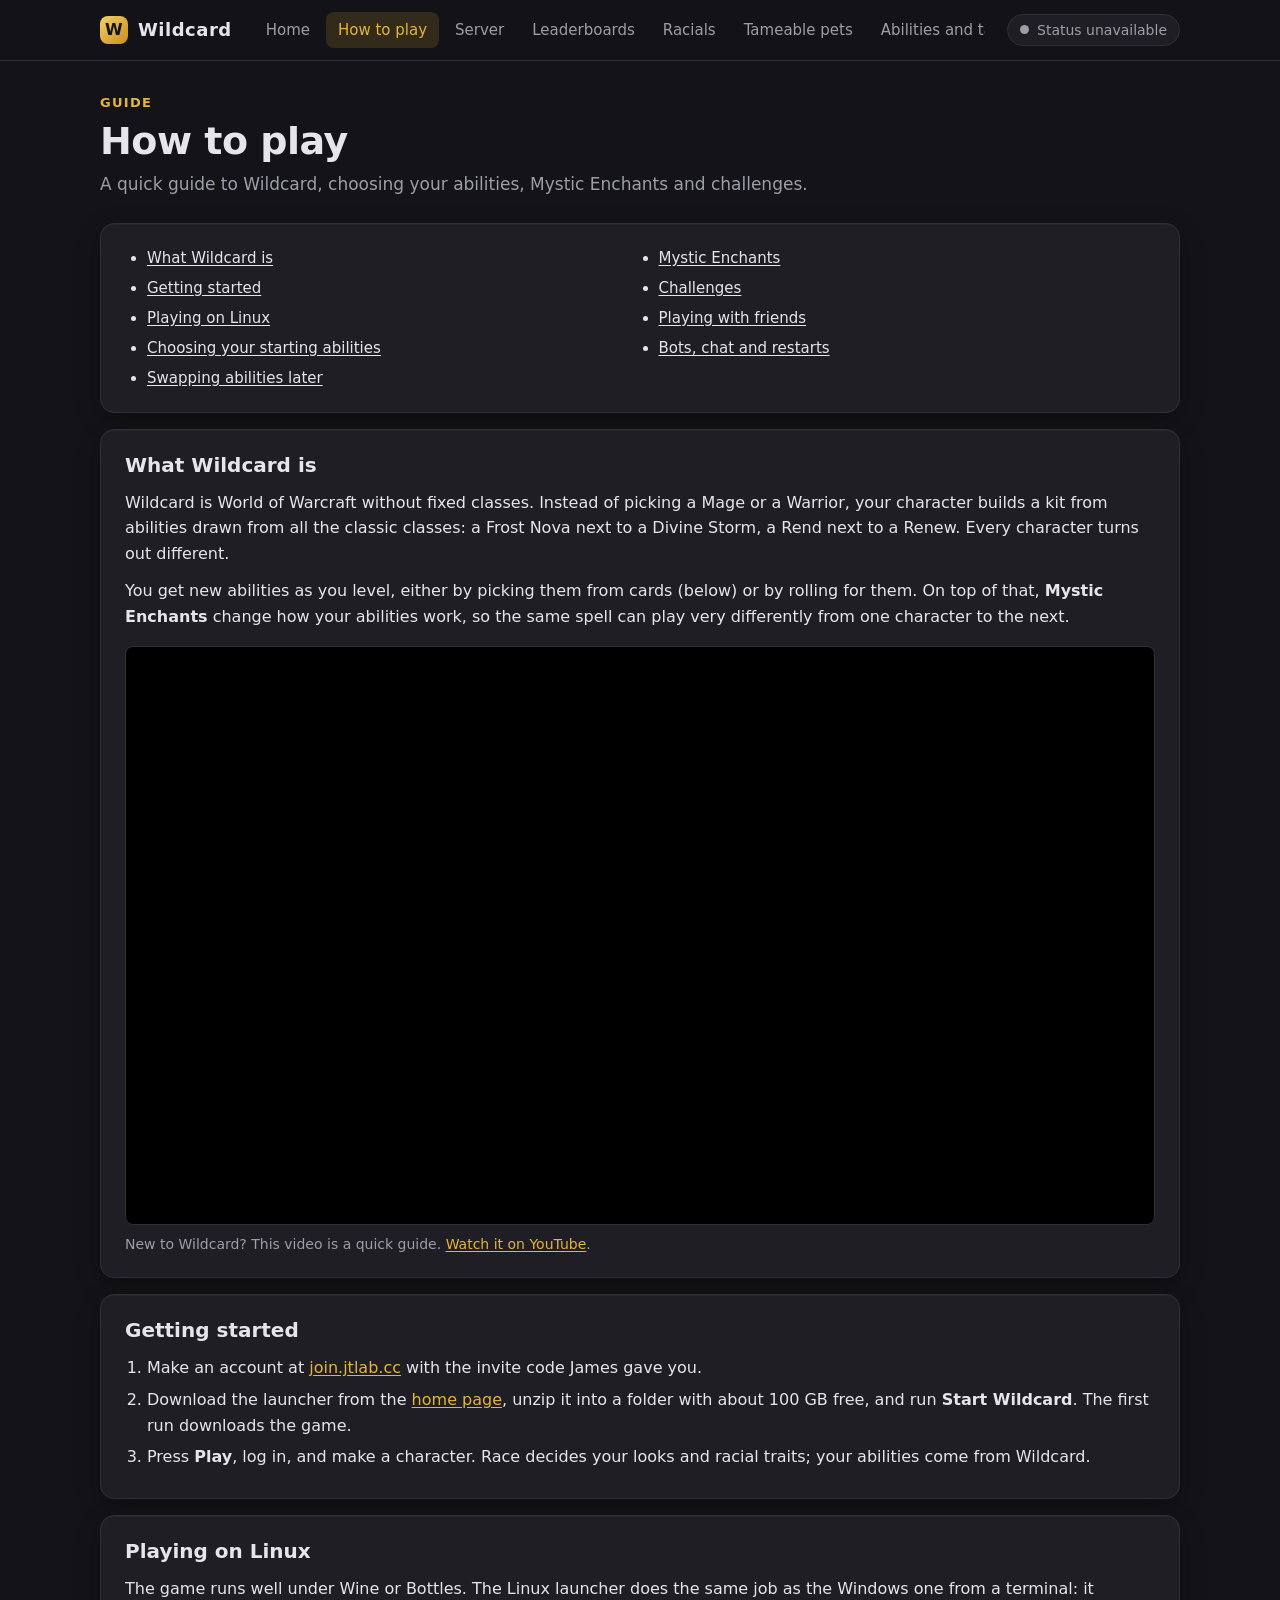
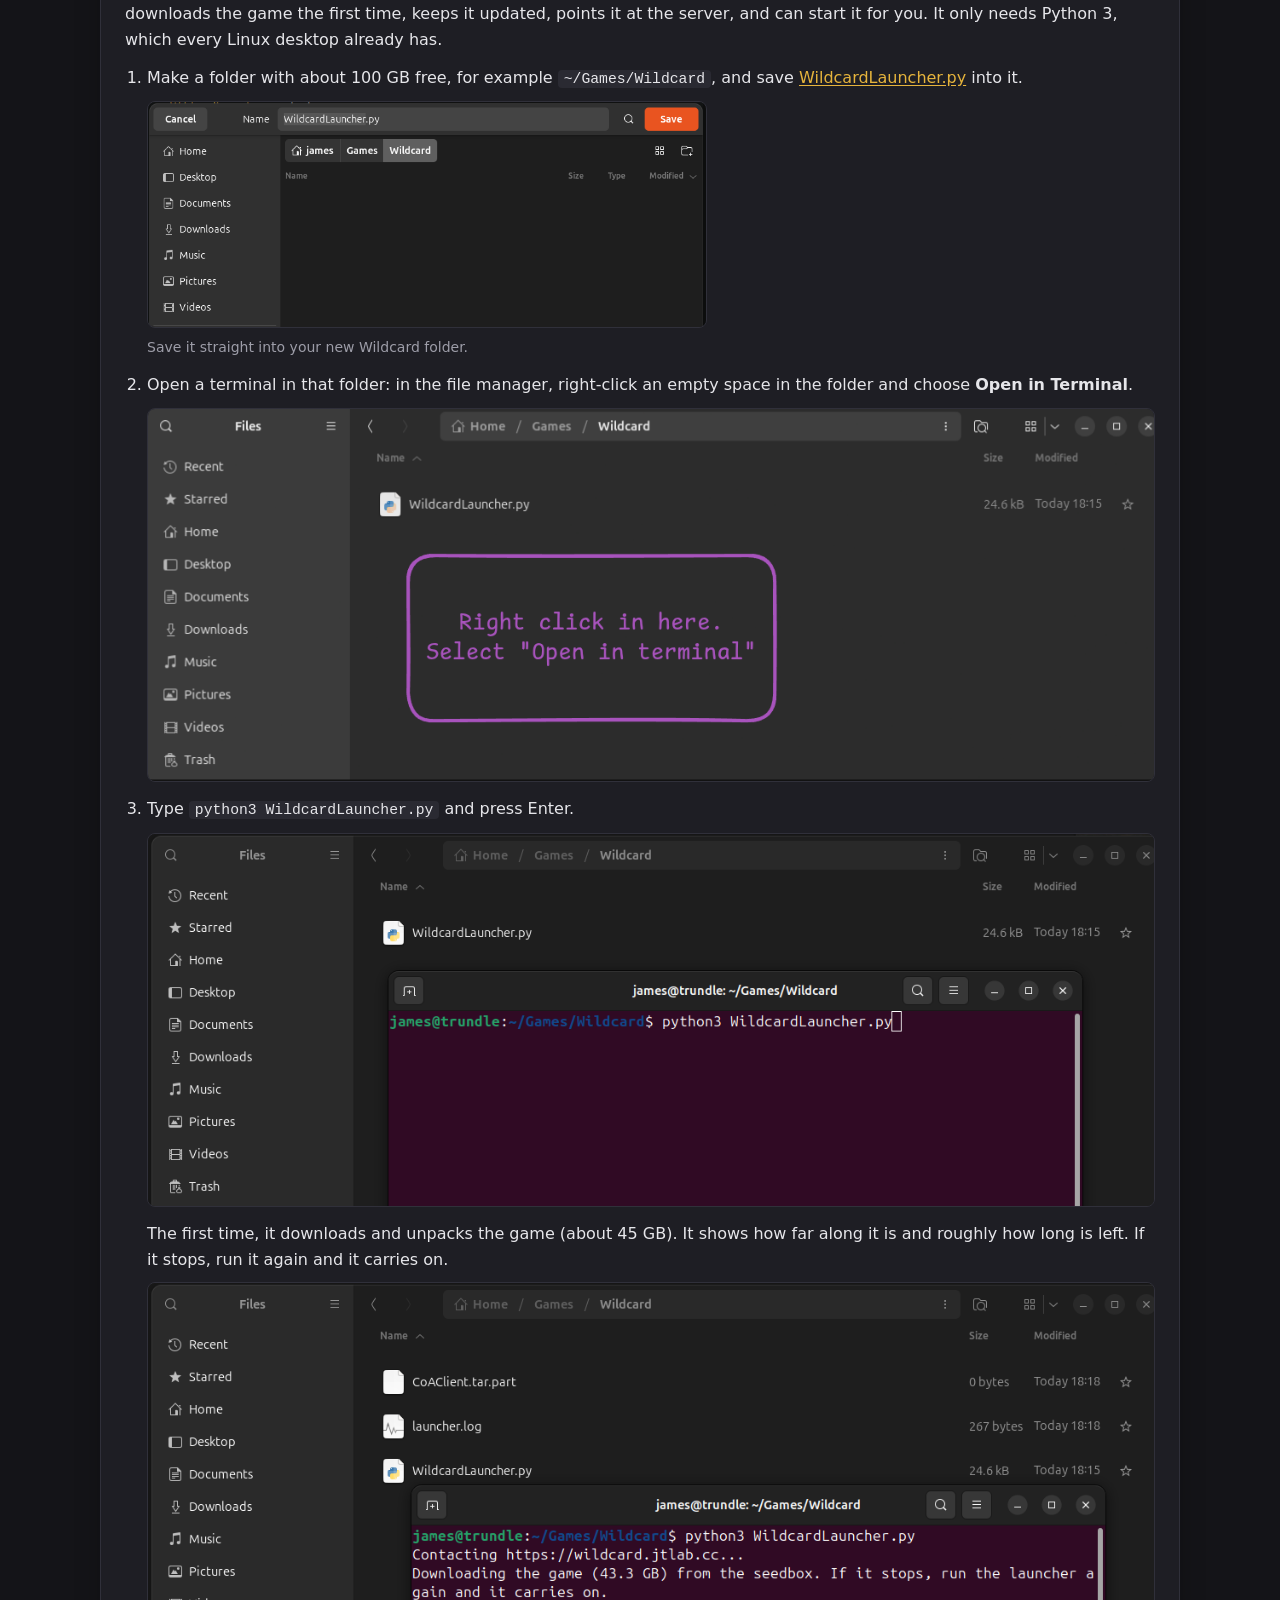
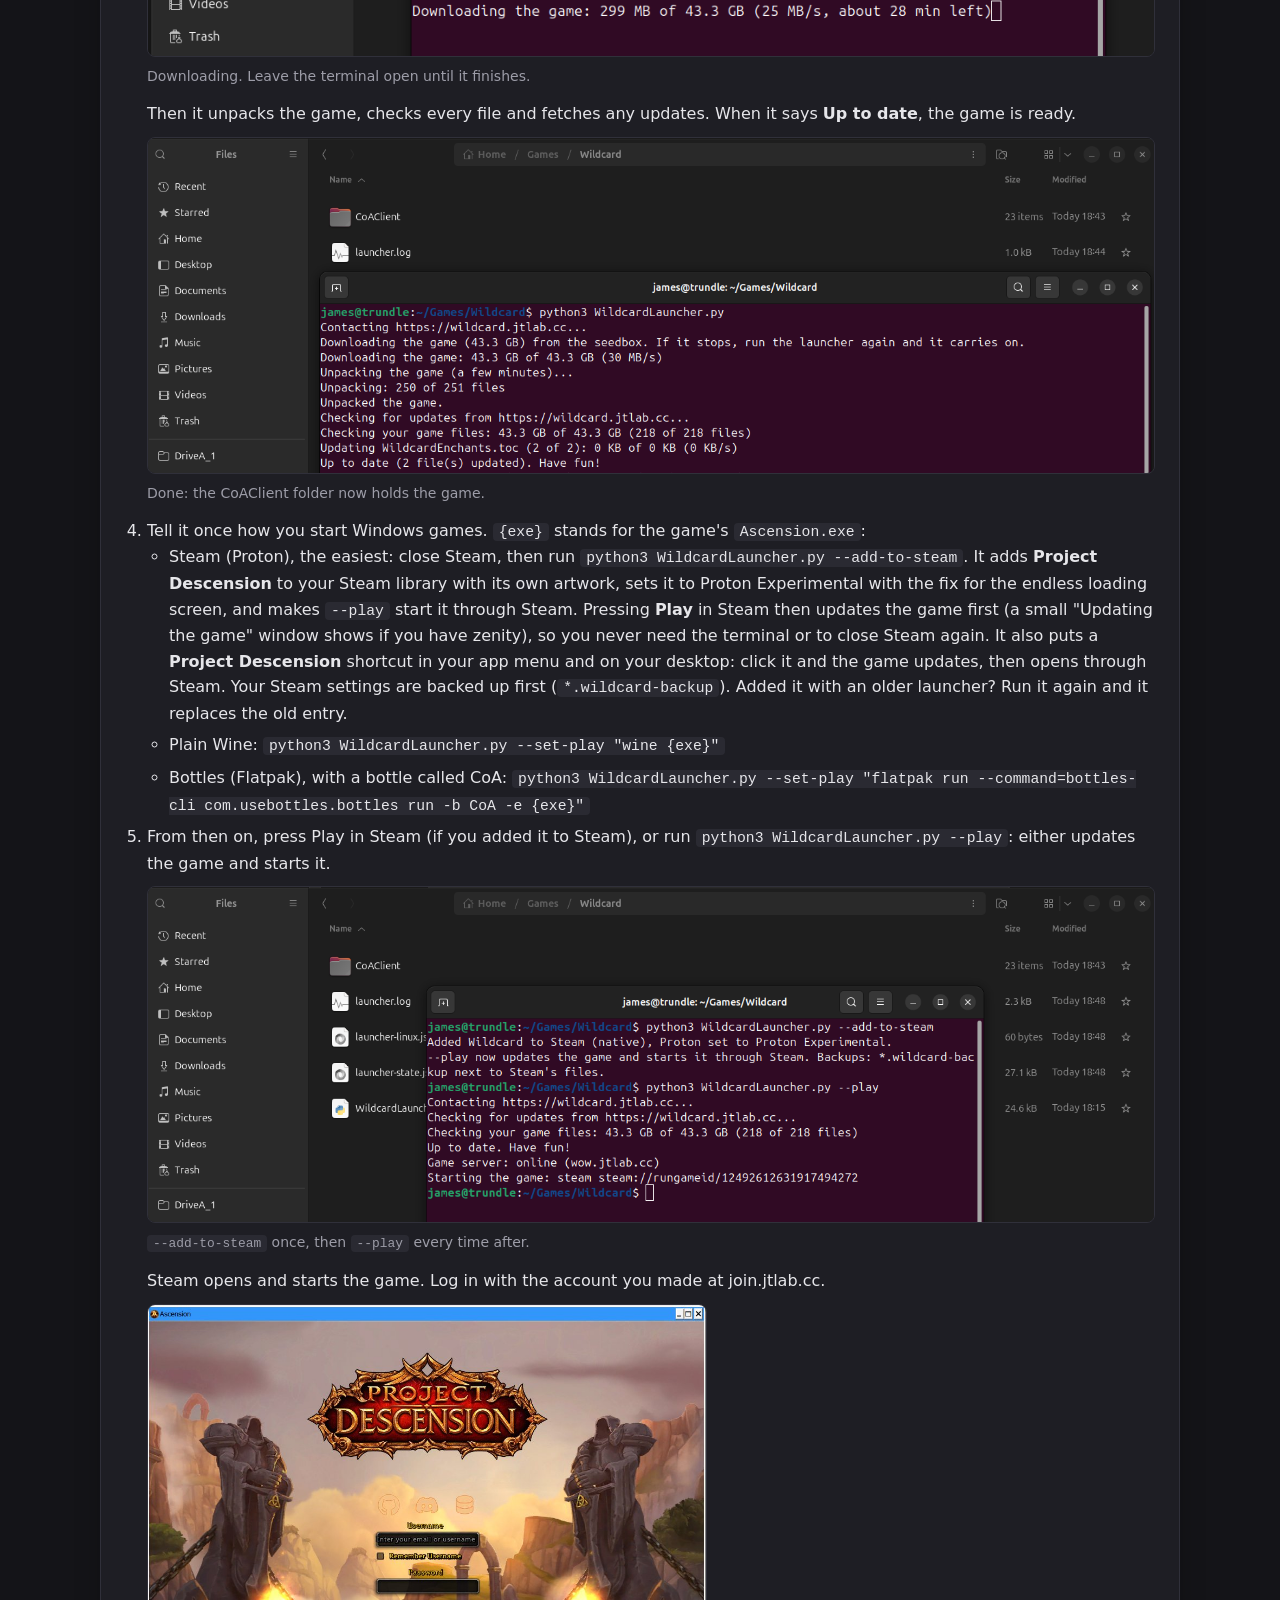
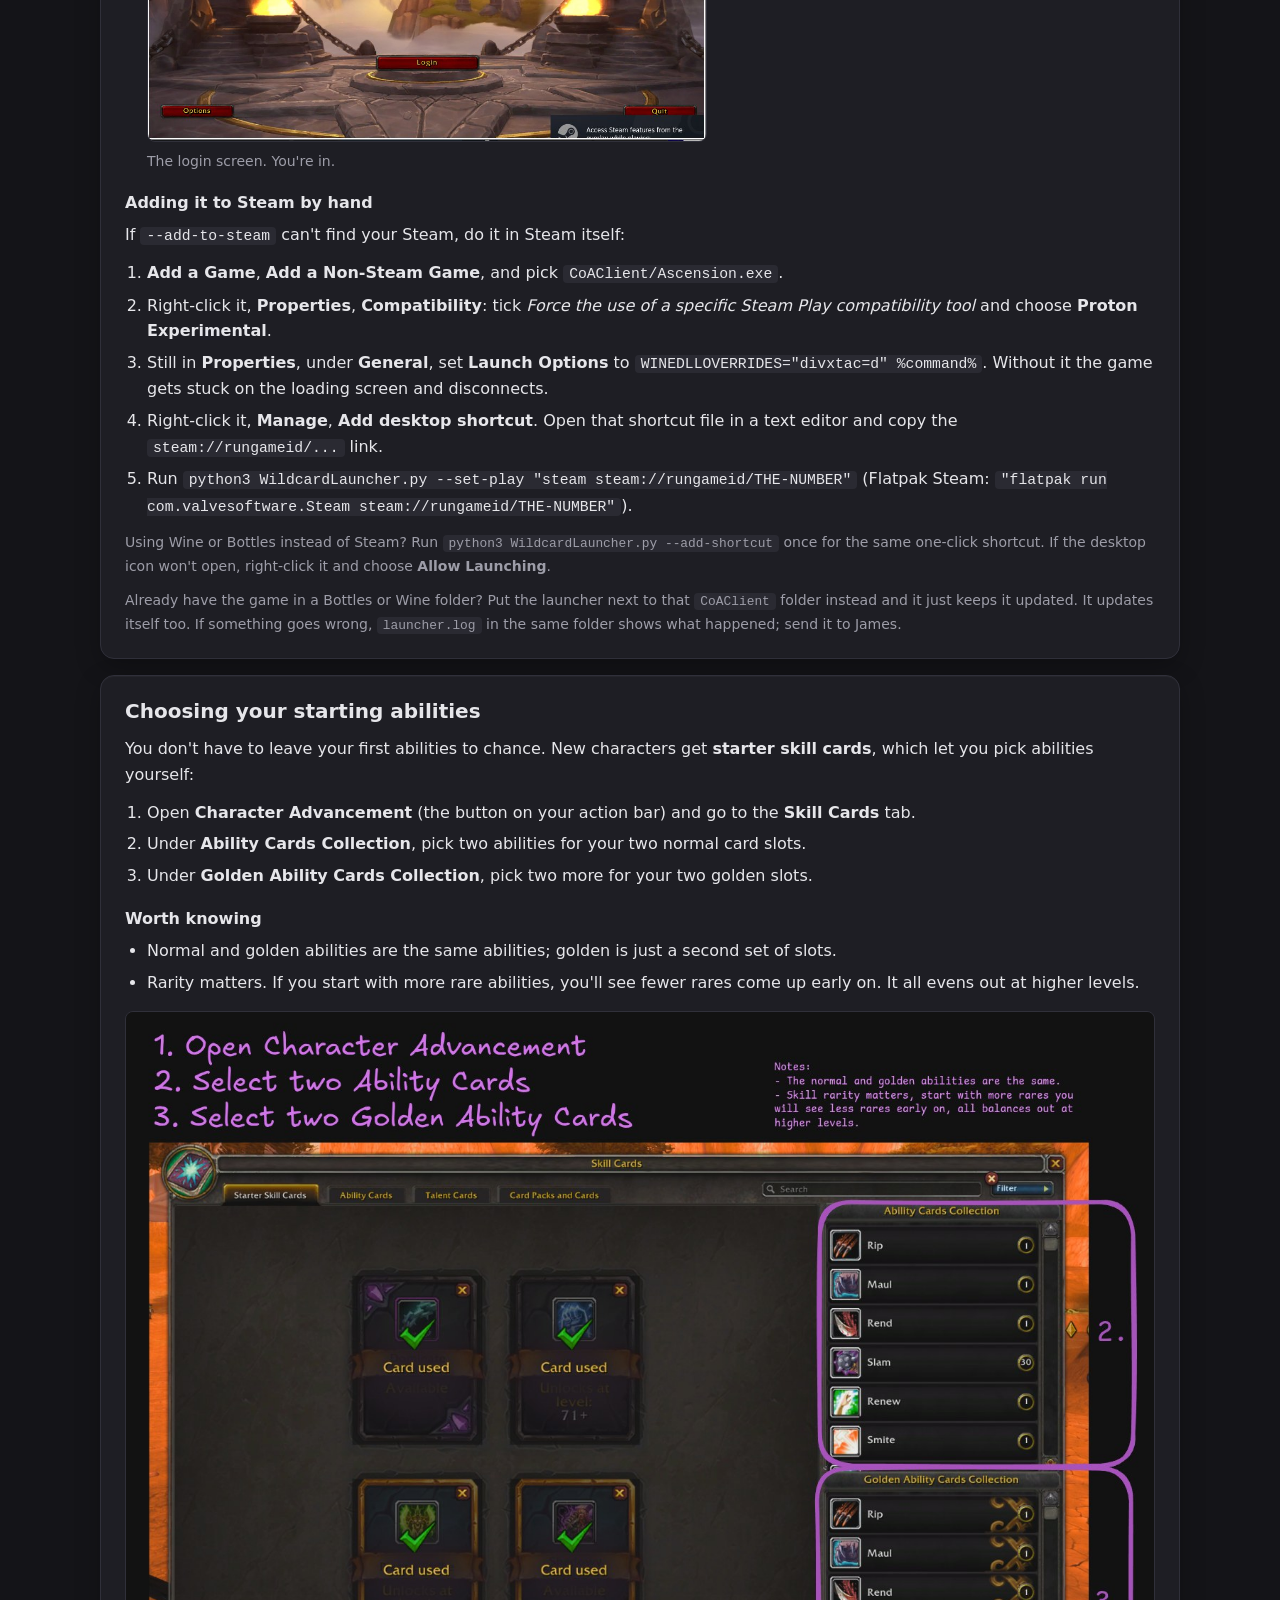
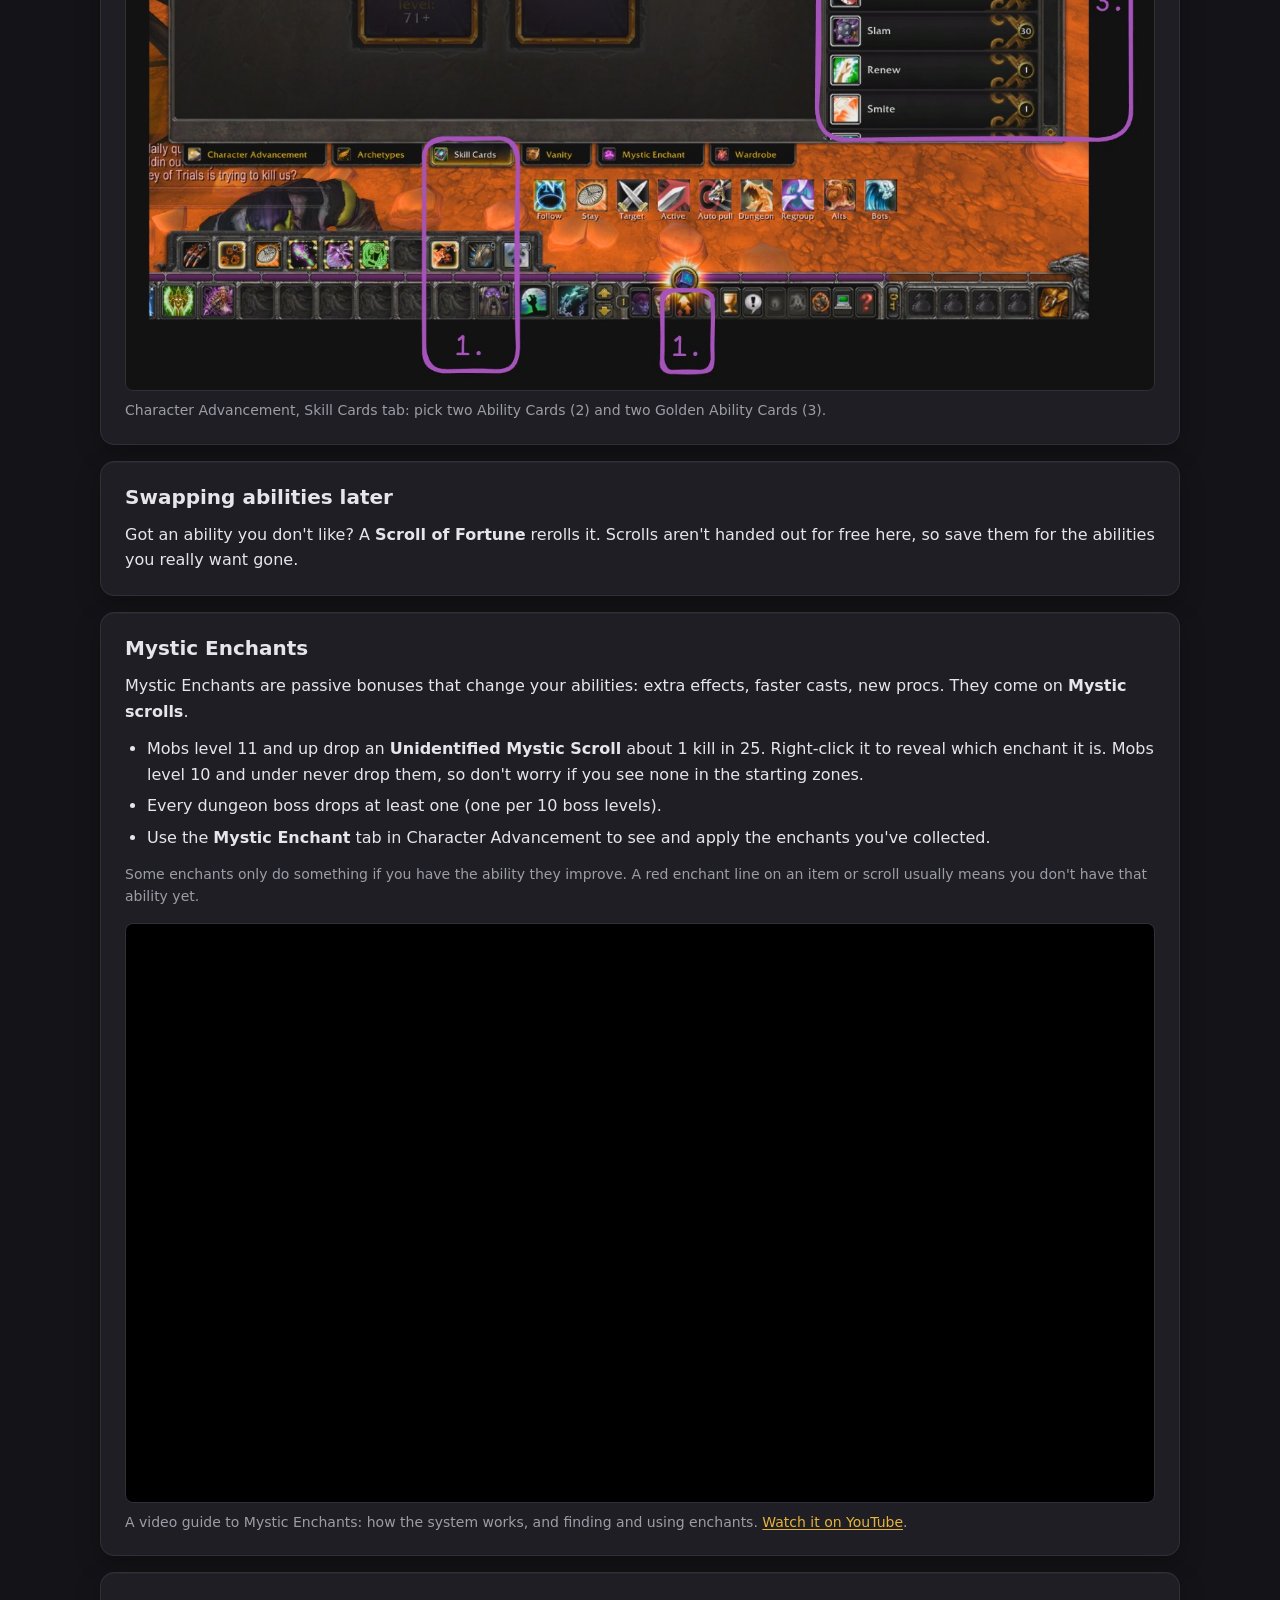
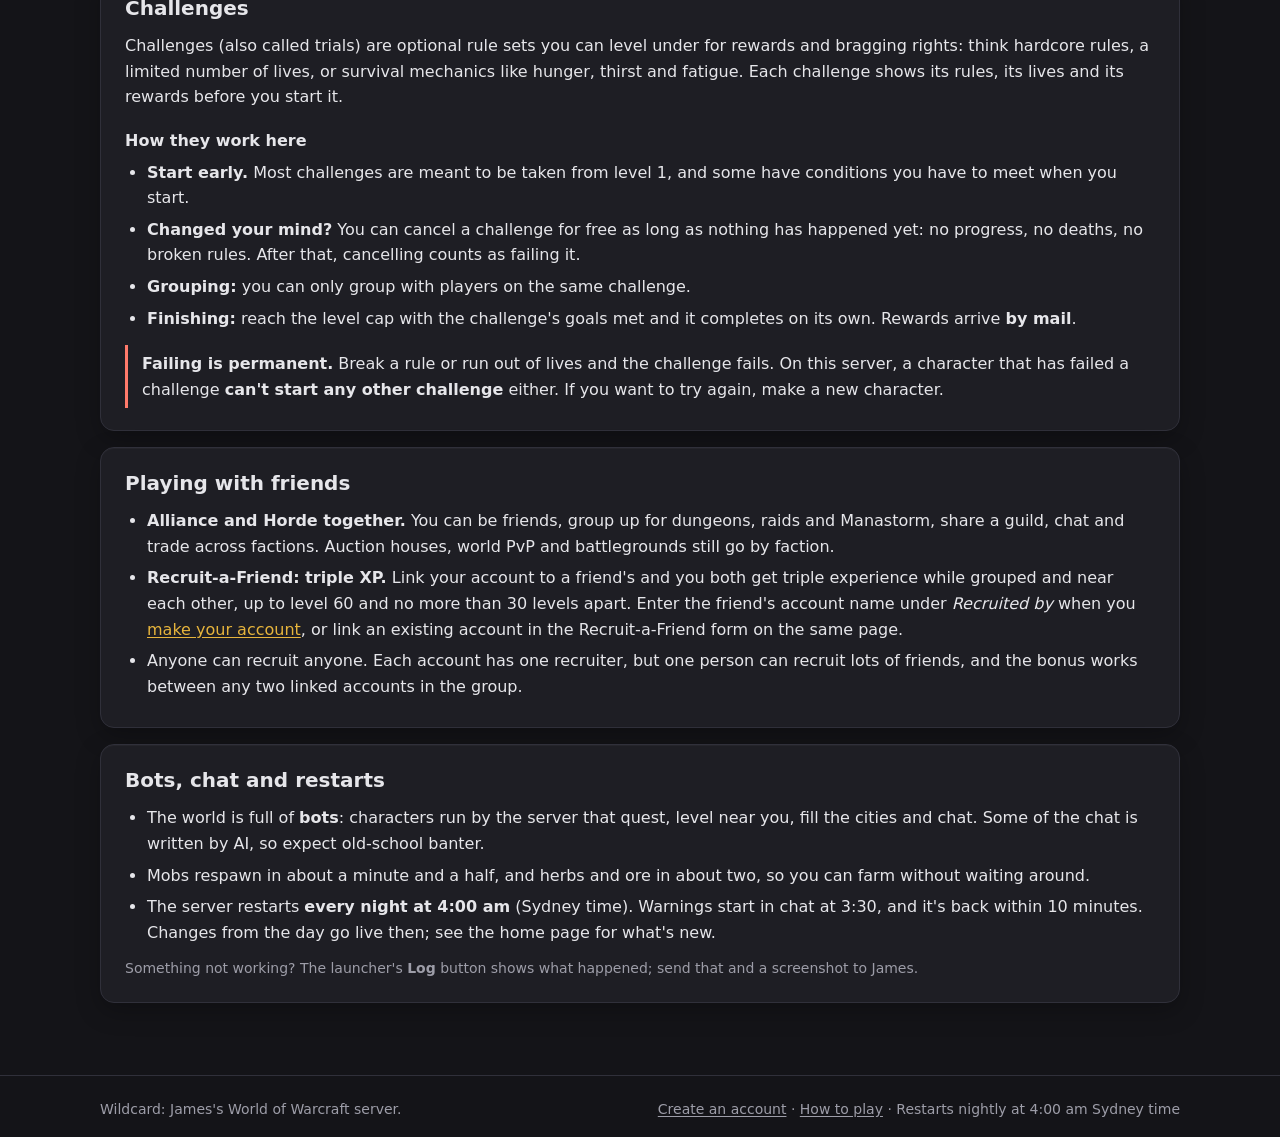
<file: launcher/site/how-to-play.html>
<!doctype html>
<html lang="en">
<head>
<meta charset="utf-8">
<meta name="viewport" content="width=device-width, initial-scale=1">
<title>How to play Wildcard</title>
<link rel="stylesheet" href="style.css">
<script src="site.js"></script>
<style>
  /* How to play only */
  .warn { border-left: 3px solid var(--bad); padding: 6px 0 6px 14px; margin: 14px 0 0; }
  figure { margin: 16px 0 0; }
  figure img { width: 100%; height: auto; border-radius: 8px; display: block; border: 1px solid var(--line); }
  figcaption { color: var(--muted); font-size: 14px; margin-top: 8px; }
  figure.small { max-width: 560px; }
  li figure { margin: 10px 0 14px; }
  .video { position: relative; aspect-ratio: 16 / 9; border-radius: 8px; overflow: hidden; border: 1px solid var(--line); background: #000; }
  .video iframe { position: absolute; inset: 0; width: 100%; height: 100%; border: 0; }
  .toc { columns: 2; font-size: 15px; }
  .toc a { color: var(--text); }
  @media (max-width: 720px) { .toc { columns: 1; } }
</style>
</head>
<body data-page="how-to-play">
<main>
  <header class="page-head">
    <p class="eyebrow">Guide</p>
    <h1>How to play</h1>
    <p class="lede">A quick guide to Wildcard, choosing your abilities, Mystic Enchants and challenges.</p>
  </header>
  <div class="stack">

  <section class="panel">
    <ul class="toc">
      <li><a href="#wildcard">What Wildcard is</a></li>
      <li><a href="#start">Getting started</a></li>
      <li><a href="#linux">Playing on Linux</a></li>
      <li><a href="#abilities">Choosing your starting abilities</a></li>
      <li><a href="#rerolls">Swapping abilities later</a></li>
      <li><a href="#enchants">Mystic Enchants</a></li>
      <li><a href="#challenges">Challenges</a></li>
      <li><a href="#friends">Playing with friends</a></li>
      <li><a href="#world">Bots, chat and restarts</a></li>
    </ul>
  </section>

  <section class="panel" id="wildcard">
    <h2>What Wildcard is</h2>
    <p>Wildcard is World of Warcraft without fixed classes. Instead of picking a Mage or a Warrior, your character builds
      a kit from abilities drawn from all the classic classes: a Frost Nova next to a Divine Storm, a Rend next to a
      Renew. Every character turns out different.</p>
    <p>You get new abilities as you level, either by picking them from cards (below) or by rolling for them. On top of
      that, <strong>Mystic Enchants</strong> change how your abilities work, so the same spell can play very differently
      from one character to the next.</p>
    <figure>
      <div class="video">
        <iframe src="https://www.youtube-nocookie.com/embed/4kfJNFsmcXs" title="A quick guide to Wildcard (YouTube)"
                loading="lazy" referrerpolicy="strict-origin-when-cross-origin"
                allow="accelerometer; clipboard-write; encrypted-media; gyroscope; picture-in-picture; web-share"
                allowfullscreen></iframe>
      </div>
      <figcaption>New to Wildcard? This video is a quick guide.
        <a href="https://www.youtube.com/watch?v=4kfJNFsmcXs">Watch it on YouTube</a>.</figcaption>
    </figure>
  </section>

  <section class="panel" id="start">
    <h2>Getting started</h2>
    <ol>
      <li>Make an account at <a href="https://join.jtlab.cc">join.jtlab.cc</a> with the invite code James gave you.</li>
      <li>Download the launcher from the <a href="./">home page</a>, unzip it into a folder with about 100 GB free, and
        run <strong>Start Wildcard</strong>. The first run downloads the game.</li>
      <li>Press <strong>Play</strong>, log in, and make a character. Race decides your looks and racial traits; your
        abilities come from Wildcard.</li>
    </ol>
  </section>

  <section class="panel" id="linux">
    <h2>Playing on Linux</h2>
    <p>The game runs well under Wine or Bottles. The Linux launcher does the same job as the Windows one from a terminal:
      it downloads the game the first time, keeps it updated, points it at the server, and can start it for you. It
      only needs Python 3, which every Linux desktop already has.</p>
    <ol>
      <li>Make a folder with about 100 GB free, for example <code>~/Games/Wildcard</code>, and save
        <a href="WildcardLauncher.py" download>WildcardLauncher.py</a> into it.
        <figure class="small">
          <img src="images/linux-1-save.png" width="818" height="329" loading="lazy"
               alt="A save dialog saving WildcardLauncher.py into the folder james, Games, Wildcard">
          <figcaption>Save it straight into your new Wildcard folder.</figcaption>
        </figure>
      </li>
      <li>Open a terminal in that folder: in the file manager, right-click an empty space in the folder and choose
        <strong>Open in Terminal</strong>.
        <figure>
          <img src="images/linux-2-open-terminal.png" width="1180" height="437" loading="lazy"
               alt="The Files app showing the Wildcard folder with WildcardLauncher.py in it, and a note to right-click the empty space and choose Open in Terminal">
        </figure>
      </li>
      <li>Type <code>python3 WildcardLauncher.py</code> and press Enter.
        <figure>
          <img src="images/linux-3-run.png" width="1180" height="437" loading="lazy"
               alt="A terminal in the Wildcard folder with the command python3 WildcardLauncher.py typed in">
        </figure>
        The first time, it downloads and unpacks the game (about 45 GB). It shows how far along it is and roughly how
        long is left. If it stops, run it again and it carries on.
        <figure>
          <img src="images/linux-4-downloading.png" width="1180" height="437" loading="lazy"
               alt="The terminal showing: Downloading the game, 299 MB of 43.3 GB, 25 MB/s, about 28 minutes left">
          <figcaption>Downloading. Leave the terminal open until it finishes.</figcaption>
        </figure>
        Then it unpacks the game, checks every file and fetches any updates. When it says <strong>Up to date</strong>,
        the game is ready.
        <figure>
          <img src="images/linux-5-up-to-date.png" width="1470" height="489" loading="lazy"
               alt="The terminal showing the download finished, the game unpacked, the files checked, and: Up to date (2 files updated). Have fun!">
          <figcaption>Done: the CoAClient folder now holds the game.</figcaption>
        </figure>
      </li>
      <li>Tell it once how you start Windows games. <code>{exe}</code> stands for the game's <code>Ascension.exe</code>:
        <ul>
          <li>Steam (Proton), the easiest: close Steam, then run <code>python3 WildcardLauncher.py --add-to-steam</code>.
            It adds <strong>Project Descension</strong> to your Steam library with its own artwork, sets it to Proton
            Experimental with the fix for the endless loading screen, and makes <code>--play</code> start it through
            Steam. Pressing <strong>Play</strong> in Steam then updates the game first (a small "Updating the game"
            window shows if you have zenity), so you never need the terminal or to close Steam again. It also puts a <strong>Project Descension</strong> shortcut in your app menu and on your desktop:
            click it and the game updates, then opens through Steam. Your Steam settings are backed up first
            (<code>*.wildcard-backup</code>). Added it with an older launcher? Run it again and it replaces the old
            entry.</li>
          <li>Plain Wine: <code>python3 WildcardLauncher.py --set-play "wine {exe}"</code></li>
          <li>Bottles (Flatpak), with a bottle called CoA: <code>python3 WildcardLauncher.py --set-play "flatpak run
            --command=bottles-cli com.usebottles.bottles run -b CoA -e {exe}"</code></li>
        </ul>
      </li>
      <li>From then on, press Play in Steam (if you added it to Steam), or run
        <code>python3 WildcardLauncher.py --play</code>: either updates the game and starts it.
        <figure>
          <img src="images/linux-6-steam-play.png" width="1470" height="489" loading="lazy"
               alt="The terminal after --add-to-steam: Added the game to Steam, Proton set to Proton Experimental. Then --play: Up to date, Game server online, Starting the game through Steam">
          <figcaption><code>--add-to-steam</code> once, then <code>--play</code> every time after.</figcaption>
        </figure>
        Steam opens and starts the game. Log in with the account you made at join.jtlab.cc.
        <figure class="small">
          <img src="images/linux-7-login.jpg" width="1030" height="804" loading="lazy"
               alt="The game's login screen, with Username and Password boxes and a Login button">
          <figcaption>The login screen. You're in.</figcaption>
        </figure>
      </li>
    </ol>
    <h3>Adding it to Steam by hand</h3>
    <p>If <code>--add-to-steam</code> can't find your Steam, do it in Steam itself:</p>
    <ol>
      <li><strong>Add a Game</strong>, <strong>Add a Non-Steam Game</strong>, and pick <code>CoAClient/Ascension.exe</code>.</li>
      <li>Right-click it, <strong>Properties</strong>, <strong>Compatibility</strong>: tick <em>Force the use of a specific
        Steam Play compatibility tool</em> and choose <strong>Proton Experimental</strong>.</li>
      <li>Still in <strong>Properties</strong>, under <strong>General</strong>, set <strong>Launch Options</strong> to
        <code>WINEDLLOVERRIDES="divxtac=d" %command%</code>. Without it the game gets stuck on the loading screen and
        disconnects.</li>
      <li>Right-click it, <strong>Manage</strong>, <strong>Add desktop shortcut</strong>. Open that shortcut file in a text
        editor and copy the <code>steam://rungameid/...</code> link.</li>
      <li>Run <code>python3 WildcardLauncher.py --set-play "steam steam://rungameid/THE-NUMBER"</code> (Flatpak Steam:
        <code>"flatpak run com.valvesoftware.Steam steam://rungameid/THE-NUMBER"</code>).</li>
    </ol>
    <p class="note">Using Wine or Bottles instead of Steam? Run <code>python3 WildcardLauncher.py --add-shortcut</code>
      once for the same one-click shortcut. If the desktop icon won't open, right-click it and choose
      <strong>Allow Launching</strong>.</p>
    <p class="note">Already have the game in a Bottles or Wine folder? Put the launcher next to that <code>CoAClient</code>
      folder instead and it just keeps it updated. It updates itself too. If something goes wrong,
      <code>launcher.log</code> in the same folder shows what happened; send it to James.</p>
  </section>

  <section class="panel" id="abilities">
    <h2>Choosing your starting abilities</h2>
    <p>You don't have to leave your first abilities to chance. New characters get <strong>starter skill cards</strong>,
      which let you pick abilities yourself:</p>
    <ol>
      <li>Open <strong>Character Advancement</strong> (the button on your action bar) and go to the
        <strong>Skill Cards</strong> tab.</li>
      <li>Under <strong>Ability Cards Collection</strong>, pick two abilities for your two normal card slots.</li>
      <li>Under <strong>Golden Ability Cards Collection</strong>, pick two more for your two golden slots.</li>
    </ol>
    <h3>Worth knowing</h3>
    <ul>
      <li>Normal and golden abilities are the same abilities; golden is just a second set of slots.</li>
      <li>Rarity matters. If you start with more rare abilities, you'll see fewer rares come up early on. It all
        evens out at higher levels.</li>
    </ul>
    <figure>
      <img src="images/starting-abilities.jpg" width="1447" height="1377" loading="lazy"
           alt="The Skill Cards tab of Character Advancement, showing two normal and two golden card slots filled from the Ability Cards and Golden Ability Cards collections">
      <figcaption>Character Advancement, Skill Cards tab: pick two Ability Cards (2) and two Golden Ability Cards (3).</figcaption>
    </figure>
  </section>

  <section class="panel" id="rerolls">
    <h2>Swapping abilities later</h2>
    <p>Got an ability you don't like? A <strong>Scroll of Fortune</strong> rerolls it. Scrolls aren't handed out
      for free here, so save them for the abilities you really want gone.</p>
  </section>

  <section class="panel" id="enchants">
    <h2>Mystic Enchants</h2>
    <p>Mystic Enchants are passive bonuses that change your abilities: extra effects, faster casts, new procs.
      They come on <strong>Mystic scrolls</strong>.</p>
    <ul>
      <li>Mobs level 11 and up drop an <strong>Unidentified Mystic Scroll</strong> about 1 kill in 25. Right-click it
        to reveal which enchant it is. Mobs level 10 and under never drop them, so don't worry if you see none in the
        starting zones.</li>
      <li>Every dungeon boss drops at least one (one per 10 boss levels).</li>
      <li>Use the <strong>Mystic Enchant</strong> tab in Character Advancement to see and apply the enchants you've
        collected.</li>
    </ul>
    <p class="note">Some enchants only do something if you have the ability they improve. A red enchant line on an item
      or scroll usually means you don't have that ability yet.</p>
    <figure>
      <div class="video">
        <iframe src="https://www.youtube-nocookie.com/embed/aQO4a4Gt5hQ" title="Mystic Enchants guide (YouTube)"
                loading="lazy" referrerpolicy="strict-origin-when-cross-origin"
                allow="accelerometer; clipboard-write; encrypted-media; gyroscope; picture-in-picture; web-share"
                allowfullscreen></iframe>
      </div>
      <figcaption>A video guide to Mystic Enchants: how the system works, and finding and using enchants.
        <a href="https://www.youtube.com/watch?v=aQO4a4Gt5hQ">Watch it on YouTube</a>.</figcaption>
    </figure>
  </section>

  <section class="panel" id="challenges">
    <h2>Challenges</h2>
    <p>Challenges (also called trials) are optional rule sets you can level under for rewards and bragging rights:
      think hardcore rules, a limited number of lives, or survival mechanics like hunger, thirst and fatigue. Each
      challenge shows its rules, its lives and its rewards before you start it.</p>
    <h3>How they work here</h3>
    <ul>
      <li><strong>Start early.</strong> Most challenges are meant to be taken from level 1, and some have conditions
        you have to meet when you start.</li>
      <li><strong>Changed your mind?</strong> You can cancel a challenge for free as long as nothing has happened yet:
        no progress, no deaths, no broken rules. After that, cancelling counts as failing it.</li>
      <li><strong>Grouping:</strong> you can only group with players on the same challenge.</li>
      <li><strong>Finishing:</strong> reach the level cap with the challenge's goals met and it completes on its own.
        Rewards arrive <strong>by mail</strong>.</li>
    </ul>
    <p class="warn"><strong>Failing is permanent.</strong> Break a rule or run out of lives and the challenge fails.
      On this server, a character that has failed a challenge <strong>can't start any other challenge</strong> either.
      If you want to try again, make a new character.</p>
  </section>

  <section class="panel" id="friends">
    <h2>Playing with friends</h2>
    <ul>
      <li><strong>Alliance and Horde together.</strong> You can be friends, group up for dungeons, raids and Manastorm,
        share a guild, chat and trade across factions. Auction houses, world PvP and battlegrounds still go by
        faction.</li>
      <li><strong>Recruit-a-Friend: triple XP.</strong> Link your account to a friend's and you both get triple
        experience while grouped and near each other, up to level 60 and no more than 30 levels apart. Enter the
        friend's account name under <em>Recruited by</em> when you <a href="https://join.jtlab.cc">make your
        account</a>, or link an existing account in the Recruit-a-Friend form on the same page.</li>
      <li>Anyone can recruit anyone. Each account has one recruiter, but one person can recruit lots of friends, and
        the bonus works between any two linked accounts in the group.</li>
    </ul>
  </section>

  <section class="panel" id="world">
    <h2>Bots, chat and restarts</h2>
    <ul>
      <li>The world is full of <strong>bots</strong>: characters run by the server that quest, level near you, fill the
        cities and chat. Some of the chat is written by AI, so expect old-school banter.</li>
      <li>Mobs respawn in about a minute and a half, and herbs and ore in about two, so you can farm without waiting around.</li>
      <li>The server restarts <strong>every night at 4:00 am</strong> (Sydney time). Warnings start in chat at 3:30, and
        it's back within 10 minutes. Changes from the day go live then; see the home page for what's new.</li>
    </ul>
    <p class="note">Something not working? The launcher's <strong>Log</strong> button shows what happened; send that and a
      screenshot to James.</p>
  </section>
  </div>
</main>
</body>
</html>
</file>
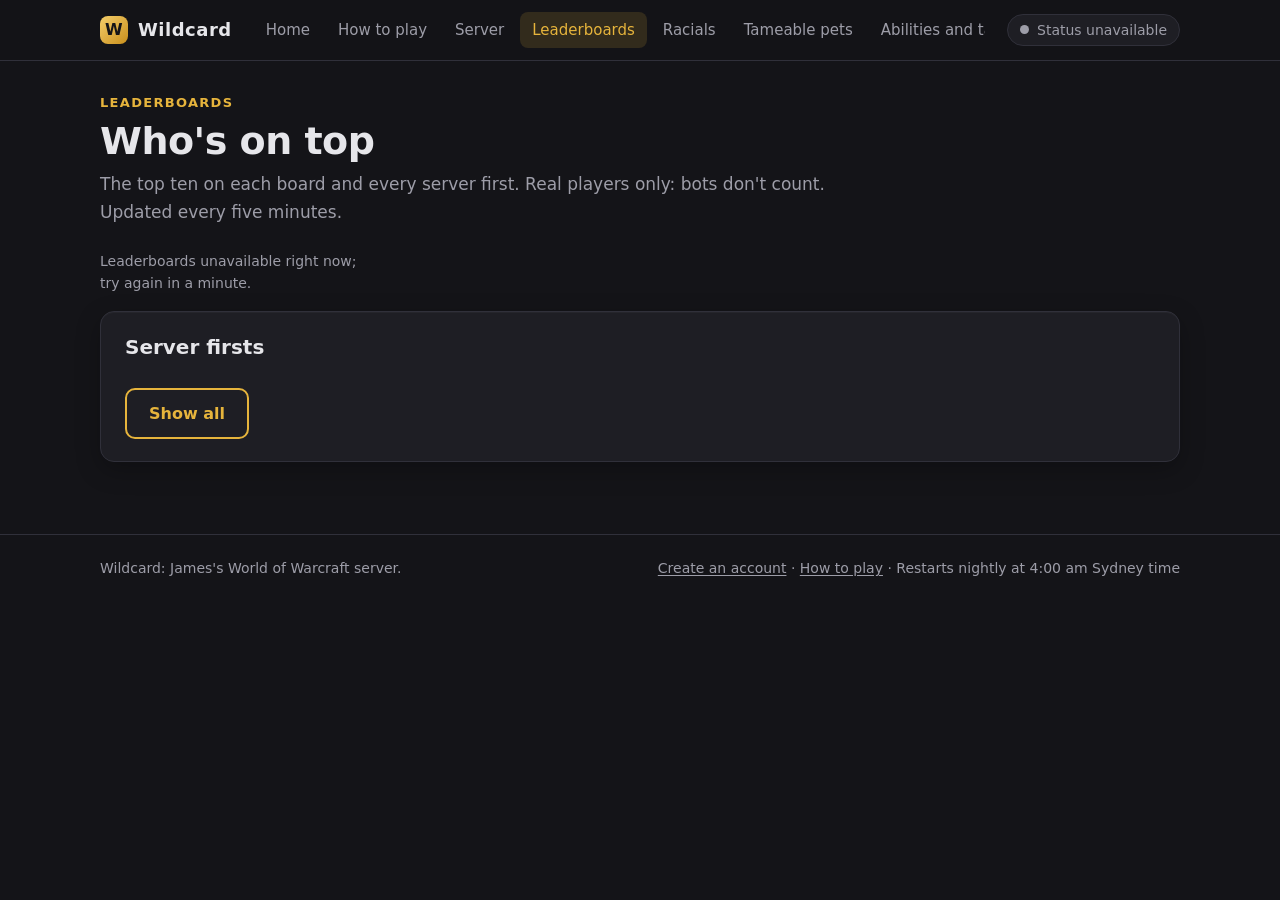
<file: launcher/site/leaderboards.html>
<!doctype html>
<html lang="en">
<head>
<meta charset="utf-8">
<meta name="viewport" content="width=device-width, initial-scale=1">
<title>Wildcard leaderboards</title>
<link rel="stylesheet" href="style.css">
<style>
  /* Leaderboards only */
  .boards { display: grid; grid-template-columns: repeat(auto-fill, minmax(250px, 1fr)); gap: 16px; }
  .boards .card h2 { font-size: 17px; }
  .firsts { list-style: none; margin: 0; padding: 0; }
  .firsts li { display: grid; grid-template-columns: 110px 1fr; gap: 12px; padding: 8px 0; margin: 0;
               border-top: 1px solid var(--line); }
  .firsts li:first-child { border-top: 0; }
  .firsts time { color: var(--muted); font-size: 14px; font-variant-numeric: tabular-nums; }
  .firsts .hidden { display: none; }
  @media (max-width: 520px) { .firsts li { grid-template-columns: 1fr; gap: 0; } }
</style>
<script src="site.js"></script>
</head>
<body data-page="leaderboards">
<main>
  <header class="page-head">
    <p class="eyebrow">Leaderboards</p>
    <h1>Who's on top</h1>
    <p class="lede">The top ten on each board and every server first. Real players only: bots don't count.
      Updated every five minutes.</p>
  </header>

  <div class="stack">
    <div class="boards" id="boards"><p class="note">Loading...</p></div>

    <section class="card" aria-labelledby="firsts-title">
      <div class="card-head"><h2 id="firsts-title">Server firsts</h2><span class="note" id="firsts-count"></span></div>
      <ul class="firsts" id="firsts"></ul>
      <button class="button quiet" id="all-firsts" type="button" hidden style="margin-top:14px">Show all</button>
    </section>
  </div>
</main>
<script>
const { el } = Wildcard;
const $ = (id) => document.getElementById(id);
const SHOWN = 15;

Wildcard.onStatus((s) => {
  const data = s && s.leaderboards;
  const boards = $("boards");
  if (!data) {
    if (boards.textContent.includes("Loading")) boards.innerHTML = '<p class="note">Leaderboards unavailable right now; try again in a minute.</p>';
    return;
  }
  boards.textContent = "";
  for (const board of data.boards || []) {
    const list = board.rows.length
      ? el("ol", { class: "ranked" }, board.rows.map((row) =>
          el("li", {}, el("span", { class: "name" }, row.name), el("span", { class: "value" }, row.value.toLocaleString()))))
      : el("p", { class: "note" }, "Nobody yet.");
    boards.append(el("section", { class: "card" }, el("h2", {}, board.title), list));
  }

  const firsts = $("firsts");
  const all = data.firsts || [];
  firsts.textContent = "";
  $("firsts-count").textContent = all.length ? `${all.length} so far` : "";
  if (!all.length) firsts.append(el("li", {}, el("span", {}, "No server firsts yet. Be the first!")));
  all.forEach((first, n) => firsts.append(el("li", { class: n >= SHOWN && !firsts.dataset.all ? "hidden" : null },
    el("time", {}, first.date), el("span", {}, first.text))));
  $("all-firsts").hidden = all.length <= SHOWN || !!firsts.dataset.all;
});

$("all-firsts").addEventListener("click", () => {
  $("firsts").dataset.all = "1";
  document.querySelectorAll("#firsts .hidden").forEach((li) => li.classList.remove("hidden"));
  $("all-firsts").hidden = true;
});
</script>
</body>
</html>
</file>
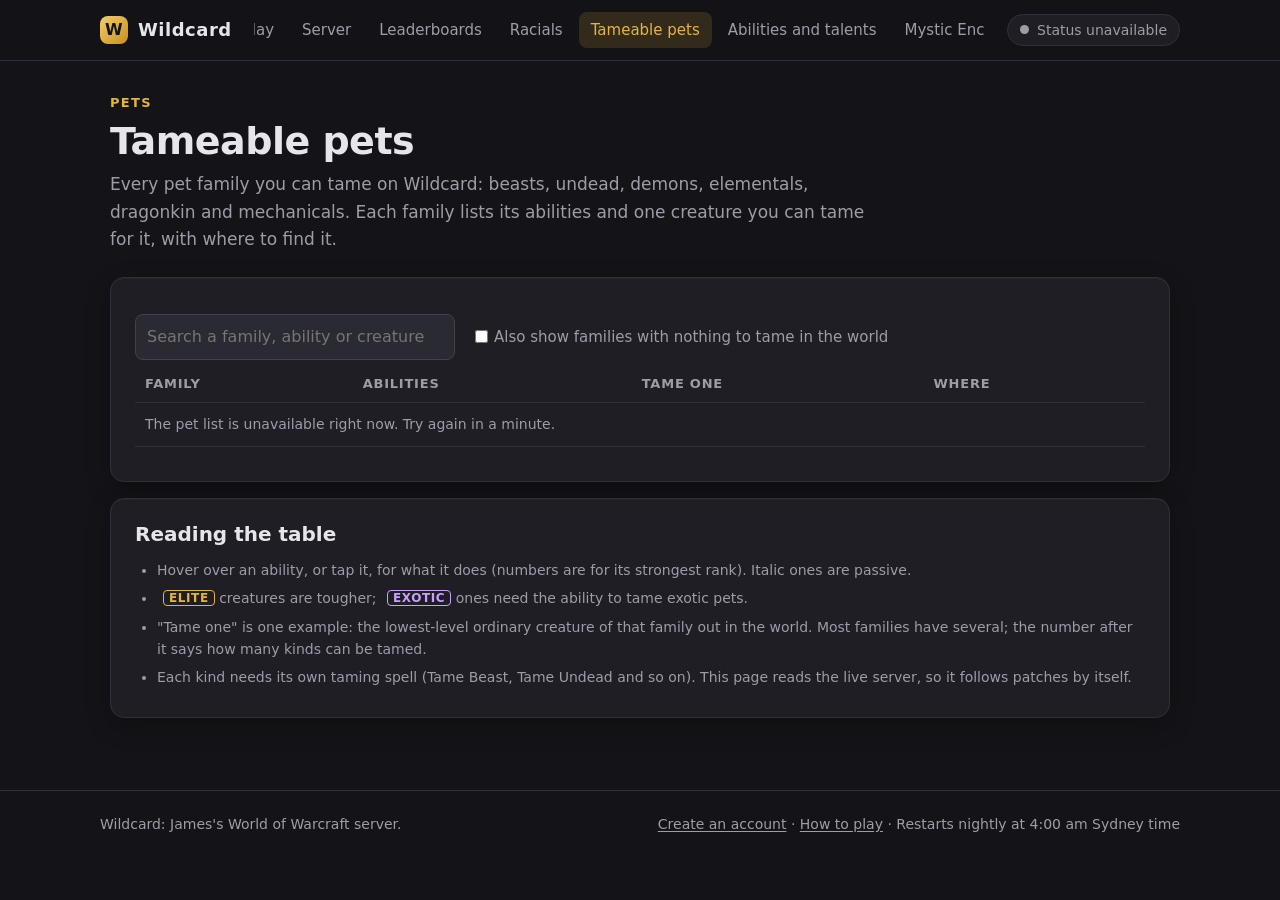
<file: launcher/site/pets.html>
<!doctype html>
<html lang="en">
<head>
<meta charset="utf-8">
<meta name="viewport" content="width=device-width, initial-scale=1">
<title>Tameable pets</title>
<link rel="stylesheet" href="style.css">
<script src="site.js"></script>
<style>
  /* Tameable pets only */
  main { max-width: 1100px; }
  .tabs { display: flex; flex-wrap: wrap; gap: 8px; margin: 0 0 14px; }
  .tabs button { font: inherit; font-size: 15px; color: var(--text); background: var(--field); border: 1px solid #44444e;
                 border-radius: 999px; padding: 5px 14px; cursor: pointer; }
  .tabs button[aria-pressed="true"] { background: var(--gold); border-color: var(--gold); color: #111; font-weight: 700; }
  .tabs button span { opacity: .7; font-weight: 400; margin-left: 4px; }
  .tools { display: flex; flex-wrap: wrap; gap: 8px 20px; align-items: center; margin: 0 0 14px; }
  .tools input[type=search] { max-width: 320px; margin: 0; }
  .tools label { font-weight: 400; margin: 0; color: var(--muted); font-size: 15px; display: flex; gap: 6px; align-items: center; }
  .tools input[type=checkbox] { width: auto; margin: 0; }
  .scroll { overflow-x: auto; }
  table { width: 100%; border-collapse: collapse; font-size: 15px; }
  th { text-align: left; color: var(--muted); font-size: 13px; text-transform: uppercase; letter-spacing: .06em;
       font-weight: 600; padding: 0 10px 8px; border-bottom: 1px solid var(--line); }
  td { padding: 10px; border-bottom: 1px solid var(--line); vertical-align: top; }
  tr.none td { color: var(--muted); }
  td.family { font-weight: 700; color: var(--gold); white-space: nowrap; }
  .chips { display: flex; flex-wrap: wrap; gap: 5px; }
  .chip { background: var(--field); border-radius: 6px; padding: 2px 8px 2px 3px; font-size: 14px; white-space: nowrap;
          display: inline-flex; align-items: center; gap: 6px; }
  .chip .spell-icon { border-radius: 4px; }
  .chip[title] { cursor: help; border-bottom: 1px dotted var(--muted); }
  .chip.passive { font-style: italic; color: var(--muted); }
  .tagword { font-size: 12px; font-weight: 700; text-transform: uppercase; letter-spacing: .05em; border-radius: 4px;
             padding: 0 5px; margin-left: 6px; vertical-align: 1px; }
  .elite { color: var(--gold); border: 1px solid var(--gold); }
  .exotic { color: #c9a0ff; border: 1px solid #c9a0ff; }
  .where { color: var(--muted); font-size: 14px; }
  @media (max-width: 720px) {
    thead { display: none; }
    tr, td { display: block; }
    tr { border-bottom: 1px solid var(--line); padding: 8px 0; }
    td { border: 0; padding: 4px 0; }
    td[data-label]::before { content: attr(data-label) ": "; color: var(--muted); font-size: 13px; }
  }
</style>
</head>
<body data-page="pets">
<main>
  <header class="page-head">
    <p class="eyebrow">Pets</p>
    <h1>Tameable pets</h1>
    <p class="lede">Every pet family you can tame on Wildcard: beasts, undead, demons, elementals, dragonkin and
    mechanicals. Each family lists its abilities and one creature you can tame for it, with where to find it.</p>
  </header>
  <div class="stack">
    <section class="panel">
      <div class="tabs" id="tabs" role="group" aria-label="Pet kind"></div>
      <div class="tools">
        <input type="search" id="search" placeholder="Search a family, ability or creature" aria-label="Search">
        <label><input type="checkbox" id="all"> Also show families with nothing to tame in the world</label>
      </div>
      <div class="scroll">
        <table>
          <thead><tr><th>Family</th><th>Abilities</th><th>Tame one</th><th>Where</th></tr></thead>
          <tbody id="rows"><tr><td colspan="4" class="note">Loading...</td></tr></tbody>
        </table>
      </div>
      <p class="note" id="count" style="margin-top:12px"></p>
    </section>
    <section class="panel">
      <h2>Reading the table</h2>
      <ul class="note">
        <li>Hover over an ability, or tap it, for what it does (numbers are for its strongest rank). Italic ones are passive.</li>
        <li><span class="tagword elite">Elite</span> creatures are tougher; <span class="tagword exotic">Exotic</span> ones need the ability to tame exotic pets.</li>
        <li>"Tame one" is one example: the lowest-level ordinary creature of that family out in the world. Most
          families have several; the number after it says how many kinds can be tamed.</li>
        <li>Each kind needs its own taming spell (Tame Beast, Tame Undead and so on). This page reads the live
          server, so it follows patches by itself.</li>
      </ul>
    </section>
  </div>
</main>
<script>
const API = "https://join.jtlab.cc/api/pets";
const $ = (id) => document.getElementById(id);
let data = null;
let tips = {};
let current = "Beast";

function el(tag, attrs = {}, text) {
  const node = document.createElement(tag);
  for (const [key, value] of Object.entries(attrs)) node.setAttribute(key, value);
  if (text !== undefined) node.textContent = text;
  return node;
}

function tag(kind, word) {
  return el("span", { class: "tagword " + kind }, word);
}

function matches(family, words) {
  if (!words) return true;
  const hay = [family.name, ...family.abilities.map((a) => a.name),
               family.example ? family.example.name + " " + family.example.where : ""].join(" ").toLowerCase();
  return words.split(/\s+/).every((w) => hay.includes(w));
}

function showTabs() {
  const box = $("tabs");
  box.textContent = "";
  const all = $("all").checked;
  for (const category of data.categories) {
    const count = data.families.filter((f) => f.category === category && (all || f.example)).length;
    const button = el("button", { type: "button", "aria-pressed": String(category === current) }, category);
    button.append(el("span", {}, count));
    button.onclick = () => { current = category; showTabs(); showRows(); };
    box.append(button);
  }
}

function showRows() {
  const body = $("rows");
  body.textContent = "";
  const words = $("search").value.trim().toLowerCase();
  const all = $("all").checked;
  // A search looks through every kind; otherwise the chosen tab.
  const list = data.families.filter((f) => (words || f.category === current) && (all || f.example) && matches(f, words));
  for (const family of list) {
    const row = el("tr", family.example ? {} : { class: "none" });
    const name = el("td", { class: "family" }, family.name);
    if (words) name.append(el("div", { class: "where" }, family.category));
    const abilities = el("td", { "data-label": "Abilities" });
    const chips = el("div", { class: "chips" });
    for (const ability of family.abilities) {
      const tip = tips[ability.name];
      const attrs = { class: "chip" + (ability.passive ? " passive" : "") };
      if (ability.text && !tip) attrs.title = ability.text;
      const chip = el("span", attrs);
      chip.append(Wildcard.icon(tip ? tip.icon : "", 20), ability.name);
      if (tip) Wildcard.attachTip(chip, () => Wildcard.tipCard(tip, { qualityLabel: ability.passive ? "Passive" : "" }));
      chips.append(chip);
    }
    if (!family.abilities.length) chips.append(el("span", { class: "note" }, "None listed"));
    abilities.append(chips);
    const tame = el("td", { "data-label": "Tame one" });
    const where = el("td", { class: "where", "data-label": "Where" });
    if (family.example) {
      const e = family.example;
      tame.append(document.createTextNode(e.name));
      if (e.elite) tame.append(tag("elite", "Elite"));
      if (e.exotic) tame.append(tag("exotic", "Exotic"));
      tame.append(el("div", { class: "where" }, "Level " + e.level +
        (family.tameable > 1 ? " · " + family.tameable + " kinds tameable" : "")));
      where.textContent = e.where;
    } else {
      tame.textContent = family.tameable ? "None spawned in the world" : "Nothing tameable yet";
      where.textContent = "-";
    }
    row.append(name, abilities, tame, where);
    body.append(row);
  }
  if (!list.length) {
    const row = el("tr");
    row.append(el("td", { colspan: "4", class: "note" }, "No family matches."));
    body.append(row);
  }
  $("count").textContent = list.length + (list.length === 1 ? " family" : " families") +
    (words ? " match your search." : " shown.") + " Updated " + new Date(data.updated).toLocaleString() + ".";
}

async function load() {
  try {
    const reply = await fetch(API, { cache: "no-store" });
    if (!reply.ok) throw new Error(reply.status);
    data = await reply.json();
  } catch (error) {
    $("rows").innerHTML = '<tr><td colspan="4" class="note">The pet list is unavailable right now. Try again in a minute.</td></tr>';
    return;
  }
  const wanted = decodeURIComponent(location.hash.slice(1));
  if (data.categories.includes(wanted)) current = wanted;
  showTabs();
  showRows();
  // Icons and full tooltips come from a file made on the server each night; the table works without it.
  try {
    tips = (await Wildcard.tooltips("pet-tooltips.json")).tooltips || {};
    showRows();
  } catch (error) { /* no tooltips: the short text from the pets list */ }
}

$("search").addEventListener("input", showRows);
$("all").addEventListener("change", () => { showTabs(); showRows(); });
load();
</script>
</body>
</html>
</file>
<file: launcher/site/style.css>
/* Shared look for every Wildcard page: wildcard.jtlab.cc (home, how to play, server, leaderboards, pets, changes)
   and join.jtlab.cc (sign-up, which serves this same file). The header and footer on wildcard.jtlab.cc come from
   site.js. Page files only add rules for things that exist on that page alone. */
:root {
  --bg: #141418; --panel: #1e1e24; --panel-2: #26262e; --line: #30303a; --field: #2a2a32; --text: #e6e6ea;
  --muted: #9d9da8; --gold: #e6b43c; --gold-soft: rgba(230, 180, 60, .14); --good: #7ad97a; --bad: #ff7a6b;
  --wait: #9d9da8; --radius: 14px; --shadow: 0 1px 0 rgba(255, 255, 255, .03) inset, 0 8px 24px rgba(0, 0, 0, .25);
}
* { box-sizing: border-box; }
html { scroll-behavior: smooth; }
[id] { scroll-margin-top: 84px; }  /* anchors land below the sticky header */
body { margin: 0; background: var(--bg); color: var(--text); font: 16px/1.6 "Segoe UI", system-ui, -apple-system, sans-serif;
       -webkit-font-smoothing: antialiased; }
main { max-width: 1120px; margin: 0 auto; padding: 32px 20px 72px; }
a { color: var(--gold); text-underline-offset: 2px; }
:focus-visible { outline: 2px solid var(--gold); outline-offset: 2px; border-radius: 4px; }

/* Site header (built by site.js) */
.site-header { position: sticky; top: 0; z-index: 10; background: rgba(20, 20, 24, .86);
               backdrop-filter: saturate(1.4) blur(10px); -webkit-backdrop-filter: saturate(1.4) blur(10px);
               border-bottom: 1px solid var(--line); }
.site-header .inner { max-width: 1120px; margin: 0 auto; padding: 0 20px; height: 60px; display: flex;
                      align-items: center; gap: 22px; }
.brand { display: flex; align-items: center; gap: 10px; color: var(--text); text-decoration: none; font-weight: 800;
         letter-spacing: .5px; font-size: 18px; white-space: nowrap; }
.brand .mark { width: 28px; height: 28px; border-radius: 8px; display: grid; place-items: center; color: #141418;
               background: linear-gradient(135deg, #f3cd6a, #c98f1c); font-size: 16px; font-weight: 900; }
.site-nav { display: flex; gap: 4px; overflow-x: auto; scrollbar-width: none; flex: 1 1 auto; min-width: 0; }
.site-nav::-webkit-scrollbar { display: none; }
.site-nav a { color: var(--muted); text-decoration: none; font-size: 15px; padding: 6px 12px; border-radius: 8px;
              white-space: nowrap; }
.site-nav a:hover { color: var(--text); background: var(--panel-2); }
.site-nav a[aria-current="page"] { color: var(--gold); background: var(--gold-soft); }
.pill { display: inline-flex; align-items: center; gap: 8px; font-size: 14px; color: var(--muted); white-space: nowrap;
        background: var(--panel); border: 1px solid var(--line); border-radius: 999px; padding: 4px 12px;
        text-decoration: none; }
.pill b { color: var(--text); font-weight: 600; }
.site-header .pill { flex: 0 0 auto; }
@media (max-width: 860px) {
  .site-header .inner { height: auto; flex-wrap: wrap; padding-top: 10px; padding-bottom: 6px; gap: 6px 14px; }
  .site-nav { order: 3; flex-basis: 100%; margin: 0 -8px; }
  .site-header .pill { margin-left: auto; }
}

/* Site footer */
.site-footer { border-top: 1px solid var(--line); color: var(--muted); font-size: 14px; }
.site-footer .inner { max-width: 1120px; margin: 0 auto; padding: 22px 20px 36px; display: flex; flex-wrap: wrap;
                      gap: 8px 24px; justify-content: space-between; }
.site-footer a { color: var(--muted); }

/* Page heading */
.page-head { margin: 0 0 24px; }
.eyebrow { font-size: 13px; font-weight: 700; text-transform: uppercase; letter-spacing: .1em; color: var(--gold); margin: 0 0 6px; }

/* Headings and text */
h1 { color: var(--text); font-size: 38px; line-height: 1.15; margin: 0 0 8px; letter-spacing: -.5px; }
h2 { color: var(--text); font-size: 20px; line-height: 1.3; margin: 0 0 12px; }
h3 { font-size: 16px; margin: 18px 0 6px; }
.label { font-size: 13px; font-weight: 700; text-transform: uppercase; letter-spacing: .08em; color: var(--muted); margin: 0 0 8px; }
p { margin: 0 0 12px; }
p:last-child { margin-bottom: 0; }
.tag, .lede { color: var(--muted); font-size: 17px; margin: 0 0 24px; max-width: 70ch; }
.note { color: var(--muted); font-size: 14px; }
code { background: var(--field); padding: 1px 6px; border-radius: 4px; font-size: .92em; }
ol, ul { padding-left: 22px; margin: 0 0 12px; }
li { margin: 0 0 6px; }
ol:last-child, ul:last-child { margin-bottom: 0; }

/* Cards (".panel" is the older name, still used by the sign-up page) */
.card, .panel { background: var(--panel); border: 1px solid var(--line); border-radius: var(--radius); padding: 22px 24px;
                box-shadow: var(--shadow); }
.card-head { display: flex; align-items: baseline; justify-content: space-between; gap: 12px; margin: 0 0 14px; }
.card-head h2 { margin: 0; }
.more { font-size: 14px; font-weight: 600; text-decoration: none; white-space: nowrap; }
.more::after { content: " \2192"; }
.stack > * + * { margin-top: 16px; }
.grid { display: grid; grid-template-columns: 1fr 1fr; gap: 16px; }
.grid-3 { display: grid; grid-template-columns: repeat(3, 1fr); gap: 16px; }
.wide { grid-column: 1 / -1; }
@media (max-width: 900px) { .grid-3 { grid-template-columns: 1fr; } }
@media (max-width: 720px) { .grid { grid-template-columns: 1fr; } }

/* Buttons */
.button { display: inline-flex; align-items: center; justify-content: center; gap: 8px; background: var(--gold); color: #141418;
          font: inherit; font-weight: 700; padding: 11px 22px; border-radius: 10px; border: 2px solid var(--gold);
          text-decoration: none; cursor: pointer; transition: filter .15s, transform .15s; }
.button:hover { filter: brightness(1.08); transform: translateY(-1px); }
.button:disabled { opacity: .6; cursor: default; transform: none; }
.button.quiet { background: transparent; color: var(--gold); }
.button.big { font-size: 17px; padding: 13px 26px; }
.button + p { margin-top: 14px; }
.actions { display: flex; flex-wrap: wrap; gap: 10px; align-items: center; }

/* Forms */
label { display: block; font-weight: 600; margin: 0 0 4px; }
.hint { color: var(--muted); font-size: 15px; margin: 0 0 6px; }
input { width: 100%; font: inherit; color: var(--text); background: var(--field); border: 1px solid #42424c;
        border-radius: 8px; padding: 9px 11px; margin: 0 0 16px; }
input:focus { outline: 2px solid var(--gold); border-color: transparent; }

/* Status colours */
.good, .up { color: var(--good); }
.bad, .down { color: var(--bad); }
.dot { display: inline-block; width: 9px; height: 9px; border-radius: 50%; background: var(--wait); flex: 0 0 auto; }
.up .dot, .dot.up { background: var(--good); box-shadow: 0 0 0 3px rgba(122, 217, 122, .18); }
.down .dot, .dot.down { background: var(--bad); }
.rows .dot { margin-right: 7px; }

/* Key/value rows */
.rows { display: grid; grid-template-columns: max-content 1fr; gap: 6px 18px; margin: 0; }
.rows dt { color: var(--muted); }
.rows dd { margin: 0; }

/* Ranked lists */
.ranked { list-style: none; margin: 0; padding: 0; counter-reset: rank; }
.ranked li { counter-increment: rank; display: flex; align-items: baseline; gap: 10px; margin: 0; padding: 5px 0;
             border-top: 1px solid var(--line); }
.ranked li:first-child { border-top: 0; }
.ranked li::before { content: counter(rank); color: var(--muted); font-size: 13px; min-width: 18px; text-align: right;
                     font-variant-numeric: tabular-nums; }
.ranked li:nth-child(1)::before { color: var(--gold); font-weight: 800; }
.ranked .name { flex: 1 1 auto; min-width: 0; overflow: hidden; text-overflow: ellipsis; white-space: nowrap; }
.ranked .value { color: var(--gold); font-weight: 700; font-variant-numeric: tabular-nums; }

/* Small chips */
.chips { display: flex; flex-wrap: wrap; gap: 6px; }
.chip { background: var(--field); border-radius: 999px; padding: 2px 10px; font-size: 14px; white-space: nowrap; }
.chip b { color: var(--gold); }

/* The weekly event (home and server pages, built by site.js) */
.event-name { font-size: 22px; font-weight: 800; color: var(--gold); margin: 0 0 2px; line-height: 1.25; }
.countdown { display: flex; flex-wrap: wrap; align-items: baseline; gap: 2px 12px; margin: 0 0 14px; }
.countdown strong { font-size: 20px; font-variant-numeric: tabular-nums; }
.countdown span { color: var(--muted); font-size: 14px; }
.boosts { list-style: none; padding: 0; margin: 0; display: grid; gap: 6px; }
.boosts li { margin: 0; padding-left: 22px; position: relative; }
.boosts li::before { content: "\2191"; position: absolute; left: 0; color: var(--good); font-weight: 800; }
.timeline { display: flex; gap: 4px; margin: 4px 0 18px; }
.week { flex: 1 1 0; min-width: 0; }
.week .bar { position: relative; height: 8px; border-radius: 4px; background: var(--line); }
.week .fill { position: absolute; inset: 0 auto 0 0; border-radius: 4px; background: var(--gold); opacity: .4; }
.week.now .bar { background: #3b3424; }
.week .pin { position: absolute; top: -5px; width: 4px; height: 18px; margin-left: -2px; border-radius: 2px;
             background: var(--gold); box-shadow: 0 0 0 3px var(--panel); }
.week b { display: block; margin-top: 8px; font-size: 14px; line-height: 1.3; }
.week.now b { color: var(--gold); }
.week small { display: block; color: var(--muted); font-size: 12px; line-height: 1.3; }
@media (max-width: 520px) { .timeline { flex-wrap: wrap; row-gap: 14px; } .week { flex: 1 1 calc(50% - 4px); } }

details { margin-top: 16px; }
summary { cursor: pointer; color: var(--gold); font-weight: 600; }

/* The older top navigation, still used by the sign-up page */
nav.top { display: flex; flex-wrap: wrap; gap: 6px 20px; margin: 0 0 28px; font-size: 15px; }
nav.top a { color: var(--muted); text-decoration: none; }
nav.top a:hover, nav.top a[aria-current] { color: var(--gold); }

@media (max-width: 720px) {
  main { padding: 24px 16px 56px; }
  h1 { font-size: 30px; }
  .card, .panel { padding: 18px; }
}
@media (prefers-reduced-motion: reduce) {
  html { scroll-behavior: auto; }
  .button { transition: none; }
}

/* Spell tooltips (Mystic Enchants and Tameable pets pages), drawn like the game's own */
.spell-icon { border-radius: 6px; border: 1px solid #000; box-shadow: 0 0 0 1px #4a4a55; vertical-align: middle;
              background: #000; flex: none; }
.has-tip { cursor: help; }
.tip-float { position: fixed; z-index: 50; width: min(380px, calc(100vw - 16px)); max-height: calc(100vh - 16px);
             overflow-y: auto; pointer-events: none; border-radius: 8px; }
.tip-float.pinned { pointer-events: auto; }
.tip-card { background: rgba(8, 10, 24, .97); border: 1px solid #5a5a70; border-radius: 8px; padding: 10px 12px;
            box-shadow: 0 10px 30px rgba(0, 0, 0, .5); font-size: 14px; line-height: 1.45; color: #ffd100; }
.tip-card p { margin: 0; }
.tip-card p.gap { height: .6em; }
.tip-head { display: flex; gap: 10px; align-items: center; margin-bottom: 6px; }
.tip-head.small { gap: 7px; margin-bottom: 3px; }
.tip-name { color: #fff; font-weight: 700; font-size: 15px; line-height: 1.25; }
.tip-name.legendary { color: #ff9f40; }
.tip-name.epic { color: #c9a0ff; }
.tip-name.rare { color: #4da3ff; }
.tip-name.uncommon { color: #5fd35f; }
.tip-sub { color: var(--muted); font-size: 13px; }
.tip-req { color: #fff; }
.tip-note { color: #9d9da8; }
.tip-embed { margin-top: 8px; padding-top: 8px; border-top: 1px solid #2c2c40; }
.tip-embed.flat { border-top: 0; padding-top: 0; margin-top: 6px; }
.tip-change { margin-top: 8px; color: #8fd0ff; }
.tip-change b { font-weight: 600; }
.tip-where { margin-top: 8px; color: #7ad97a; font-style: italic; }
.tip-where b { font-style: normal; font-weight: 600; }
.tip-limit { margin-top: 8px; color: var(--muted); }
</file>
